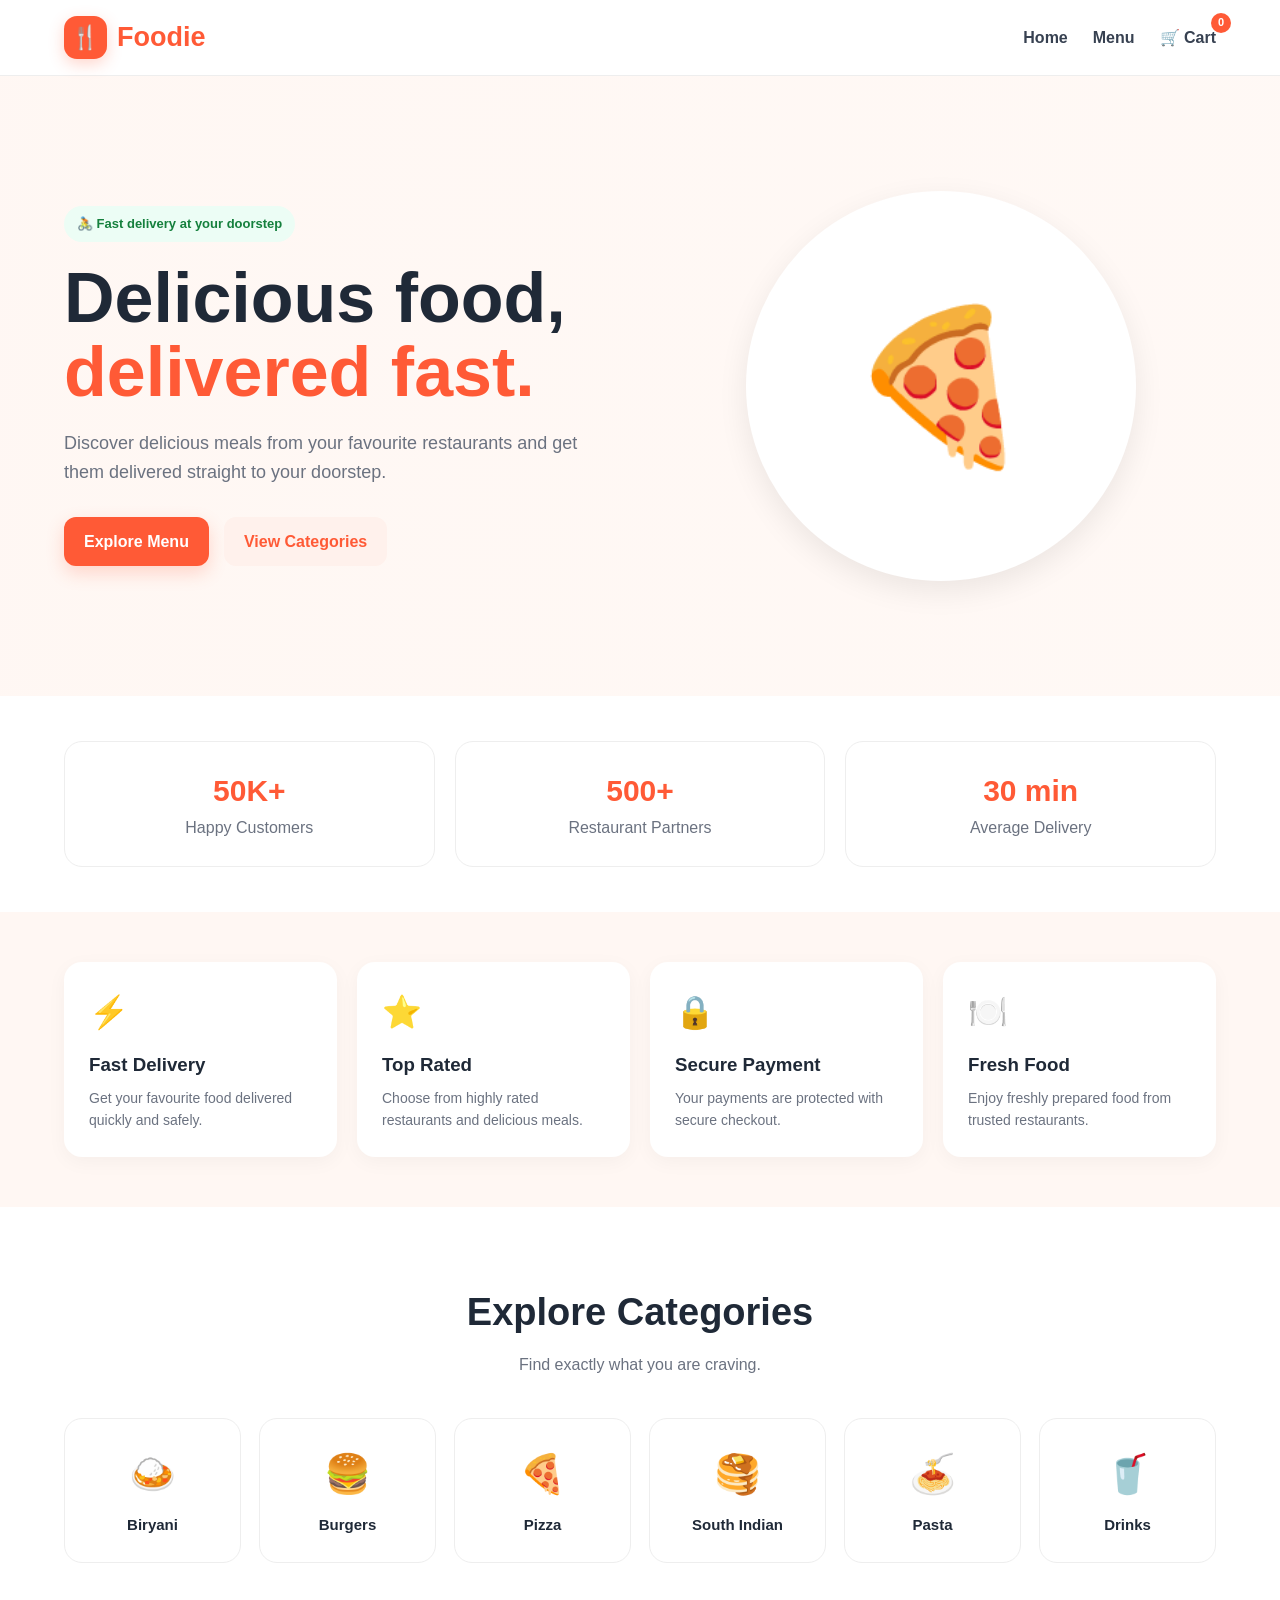
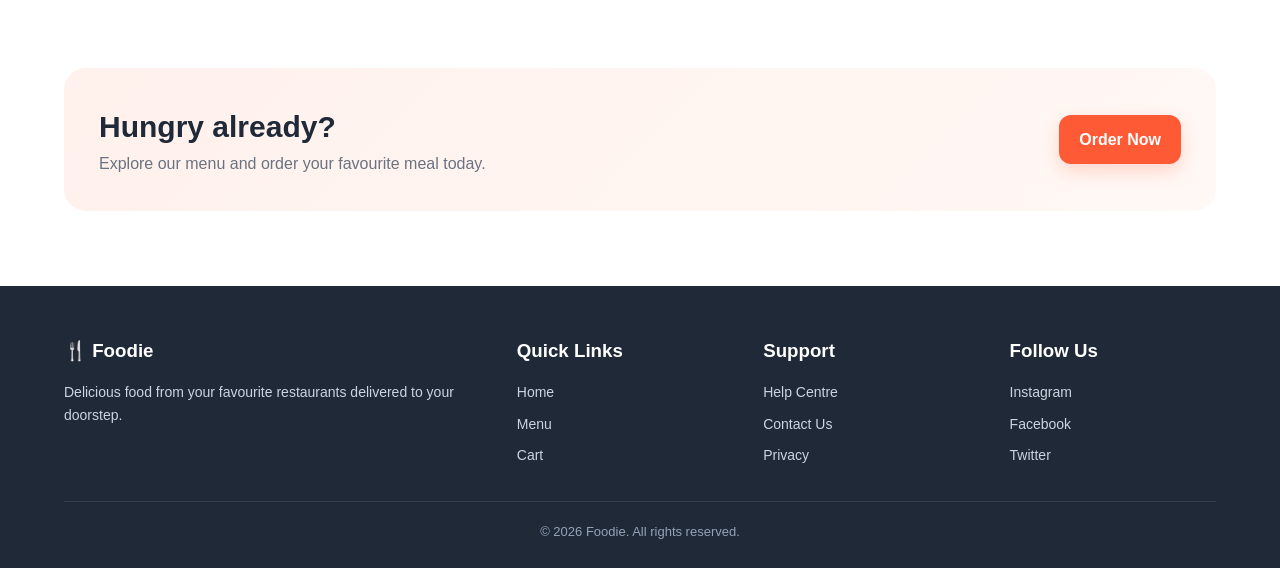
<file: index.html>
<!DOCTYPE html>
<html lang="en">

<head>
    <meta charset="UTF-8">
    <meta name="viewport" content="width=device-width, initial-scale=1.0">

    <title>Foodie - Delicious Food Delivered</title>

    <link rel="stylesheet" href="style.css">
</head>

<body>

    <!-- NAVBAR -->
    <header class="navbar">

        <div class="container nav-container">

            <a href="index.html" class="logo">
                <span class="logo-icon">🍴</span>
                Foodie
            </a>

            <nav class="nav-links">
                <a href="index.html">Home</a>
                <a href="menu.html">Menu</a>

                <a href="cart.html" class="cart-link">
                    🛒 Cart
                    <span class="cart-count">0</span>
                </a>
            </nav>

        </div>

    </header>


    <!-- HERO -->
    <section class="hero">

        <div class="container hero-container">

            <div class="hero-content">

                <div class="delivery-pill">
                    🚴 Fast delivery at your doorstep
                </div>

                <h1>
                    Delicious food,
                    <span>delivered fast.</span>
                </h1>

                <p>
                    Discover delicious meals from your favourite
                    restaurants and get them delivered straight
                    to your doorstep.
                </p>

                <div class="hero-buttons">

                    <a href="menu.html" class="primary-btn">
                        Explore Menu
                    </a>

                    <a href="#categories" class="secondary-btn">
                        View Categories
                    </a>

                </div>

            </div>


            <div class="hero-image">

                <div class="hero-food-circle">
                    🍕
                </div>

            </div>

        </div>

    </section>


    <!-- STATS -->
    <section class="stats">

        <div class="container stats-grid">

            <div class="stat-card">
                <h3>50K+</h3>
                <p>Happy Customers</p>
            </div>

            <div class="stat-card">
                <h3>500+</h3>
                <p>Restaurant Partners</p>
            </div>

            <div class="stat-card">
                <h3>30 min</h3>
                <p>Average Delivery</p>
            </div>

        </div>

    </section>


    <!-- FEATURES -->
    <section class="feature-strip">

        <div class="container feature-grid">

            <div class="feature-card">

                <div class="feature-icon">⚡</div>

                <h3>Fast Delivery</h3>

                <p>
                    Get your favourite food delivered
                    quickly and safely.
                </p>

            </div>


            <div class="feature-card">

                <div class="feature-icon">⭐</div>

                <h3>Top Rated</h3>

                <p>
                    Choose from highly rated restaurants
                    and delicious meals.
                </p>

            </div>


            <div class="feature-card">

                <div class="feature-icon">🔒</div>

                <h3>Secure Payment</h3>

                <p>
                    Your payments are protected with
                    secure checkout.
                </p>

            </div>


            <div class="feature-card">

                <div class="feature-icon">🍽️</div>

                <h3>Fresh Food</h3>

                <p>
                    Enjoy freshly prepared food from
                    trusted restaurants.
                </p>

            </div>

        </div>

    </section>


    <!-- CATEGORIES -->
    <section class="section" id="categories">

        <div class="container">

            <div class="section-heading">

                <h2>Explore Categories</h2>

                <p>
                    Find exactly what you are craving.
                </p>

            </div>


            <div class="category-grid">

                <a href="menu.html" class="category-card">
                    <div class="category-icon">🍛</div>
                    <h3>Biryani</h3>
                </a>

                <a href="menu.html" class="category-card">
                    <div class="category-icon">🍔</div>
                    <h3>Burgers</h3>
                </a>

                <a href="menu.html" class="category-card">
                    <div class="category-icon">🍕</div>
                    <h3>Pizza</h3>
                </a>

                <a href="menu.html" class="category-card">
                    <div class="category-icon">🥞</div>
                    <h3>South Indian</h3>
                </a>

                <a href="menu.html" class="category-card">
                    <div class="category-icon">🍝</div>
                    <h3>Pasta</h3>
                </a>

                <a href="menu.html" class="category-card">
                    <div class="category-icon">🥤</div>
                    <h3>Drinks</h3>
                </a>

            </div>

        </div>

    </section>


    <!-- CTA -->
    <section class="cta-section">

        <div class="container cta-box">

            <div>
                <h2>Hungry already?</h2>

                <p>
                    Explore our menu and order your
                    favourite meal today.
                </p>
            </div>

            <a href="menu.html" class="primary-btn">
                Order Now
            </a>

        </div>

    </section>


    <!-- FOOTER -->
    <footer class="footer">

        <div class="container footer-grid">

            <div>

                <h3>🍴 Foodie</h3>

                <p>
                    Delicious food from your favourite
                    restaurants delivered to your doorstep.
                </p>

            </div>


            <div>

                <h3>Quick Links</h3>

                <div class="footer-links">
                    <a href="index.html">Home</a>
                    <a href="menu.html">Menu</a>
                    <a href="cart.html">Cart</a>
                </div>

            </div>


            <div>

                <h3>Support</h3>

                <div class="footer-links">
                    <a href="#">Help Centre</a>
                    <a href="#">Contact Us</a>
                    <a href="#">Privacy</a>
                </div>

            </div>


            <div>

                <h3>Follow Us</h3>

                <div class="footer-links">
                    <a href="#">Instagram</a>
                    <a href="#">Facebook</a>
                    <a href="#">Twitter</a>
                </div>

            </div>

        </div>


        <div class="container footer-bottom">

            © 2026 Foodie. All rights reserved.

        </div>

    </footer>


    <script src="script.js"></script>

</body>

</html>
</file>
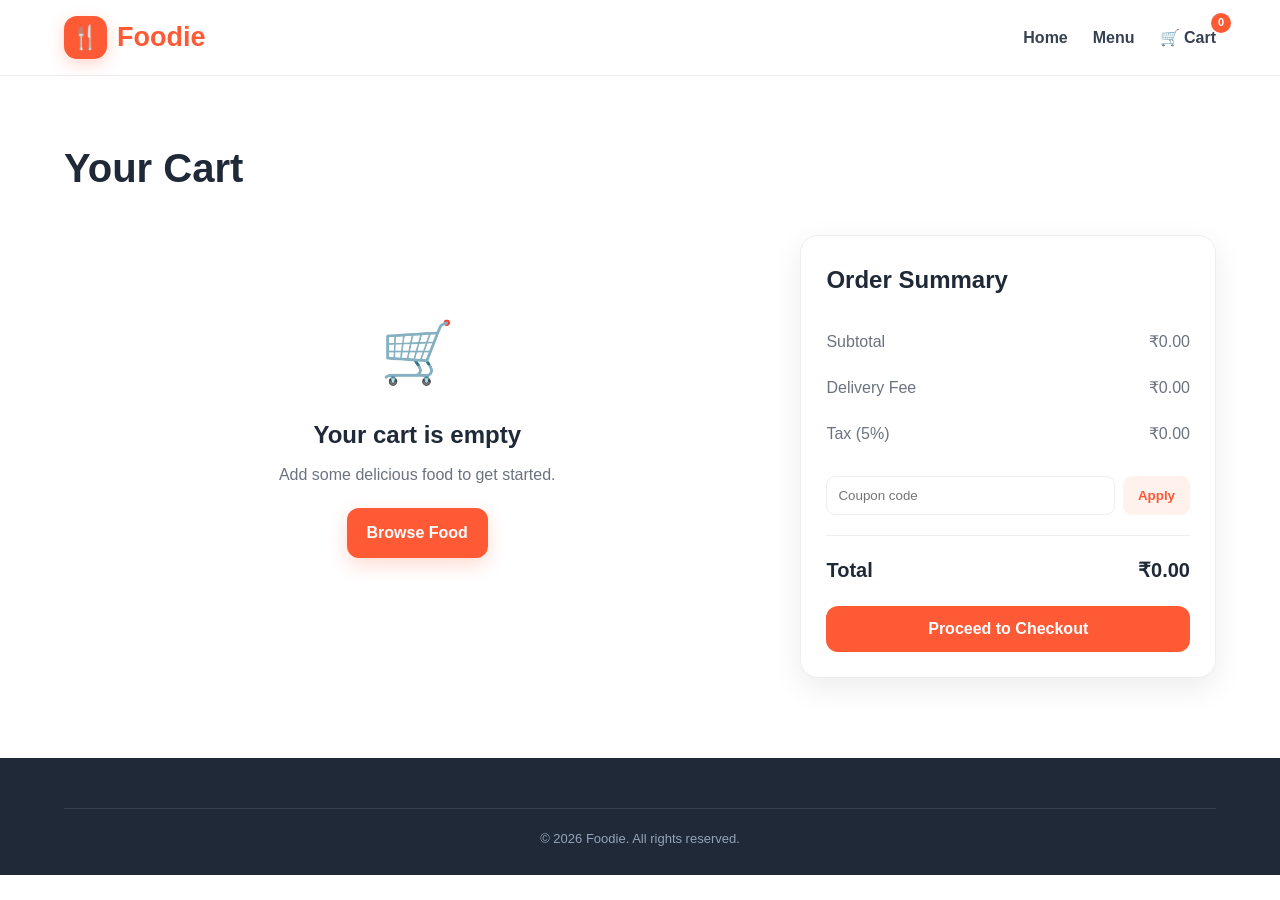
<file: cart.html>
<!DOCTYPE html>
<html lang="en">

<head>

    <meta charset="UTF-8">

    <meta name="viewport"
          content="width=device-width, initial-scale=1.0">

    <title>Foodie - Cart</title>

    <link rel="stylesheet" href="style.css">

</head>

<body>


    <!-- NAVBAR -->

    <header class="navbar">

        <div class="container nav-container">

            <a href="index.html" class="logo">

                <span class="logo-icon">🍴</span>

                Foodie

            </a>


            <nav class="nav-links">

                <a href="index.html">
                    Home
                </a>

                <a href="menu.html">
                    Menu
                </a>

                <a href="cart.html" class="cart-link">

                    🛒 Cart

                    <span class="cart-count">
                        0
                    </span>

                </a>

            </nav>

        </div>

    </header>



    <!-- CART -->

    <main class="cart-page">

        <div class="container">

            <h1>
                Your Cart
            </h1>


            <div class="cart-layout">


                <!-- CART ITEMS -->

                <div
                    class="cart-items"
                    id="cartItems">

                </div>



                <!-- SUMMARY -->

                <div class="cart-summary">

                    <h2>
                        Order Summary
                    </h2>


                    <div class="summary-row">

                        <span>
                            Subtotal
                        </span>

                        <span id="subtotal">
                            ₹0.00
                        </span>

                    </div>


                    <div class="summary-row">

                        <span>
                            Delivery Fee
                        </span>

                        <span id="delivery">
                            ₹0.00
                        </span>

                    </div>


                    <div class="summary-row">

                        <span>
                            Tax (5%)
                        </span>

                        <span id="tax">
                            ₹0.00
                        </span>

                    </div>


                    <!-- COUPON -->

                    <div class="coupon">

                        <input
                            type="text"
                            id="couponInput"
                            placeholder="Coupon code">

                        <button onclick="applyCoupon()">
                            Apply
                        </button>

                    </div>


                    <div class="summary-total">

                        <span>
                            Total
                        </span>

                        <span id="total">
                            ₹0.00
                        </span>

                    </div>


                    <button
                        class="checkout-btn"
                        onclick="goToCheckout()">

                        Proceed to Checkout

                    </button>

                </div>

            </div>

        </div>

    </main>



    <!-- FOOTER -->

    <footer class="footer">

        <div class="container footer-bottom">

            © 2026 Foodie. All rights reserved.

        </div>

    </footer>


    <script src="script.js"></script>

</body>

</html>
</file>
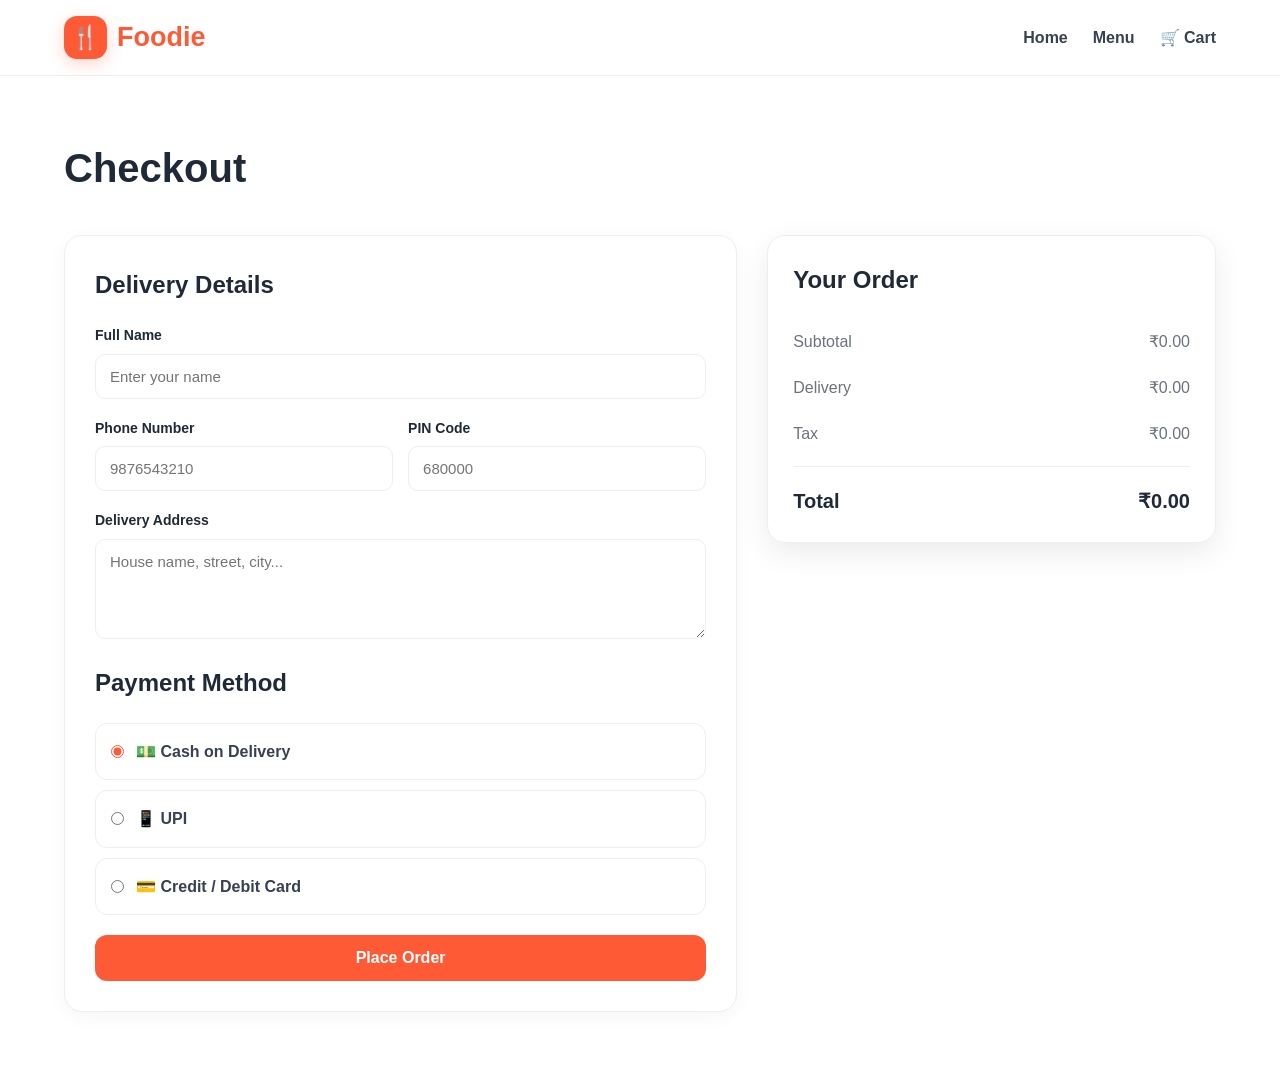
<file: checkout.html>
<!DOCTYPE html>
<html lang="en">

<head>

    <meta charset="UTF-8">

    <meta name="viewport"
          content="width=device-width, initial-scale=1.0">

    <title>Foodie - Checkout</title>

    <link rel="stylesheet" href="style.css">

</head>

<body>


    <!-- NAVBAR -->

    <header class="navbar">

        <div class="container nav-container">

            <a href="index.html" class="logo">

                <span class="logo-icon">
                    🍴
                </span>

                Foodie

            </a>


            <nav class="nav-links">

                <a href="index.html">
                    Home
                </a>

                <a href="menu.html">
                    Menu
                </a>

                <a href="cart.html">
                    🛒 Cart
                </a>

            </nav>

        </div>

    </header>



    <!-- CHECKOUT -->

    <main class="checkout-page">

        <div class="container">

            <h1>
                Checkout
            </h1>


            <div class="checkout-layout">


                <!-- CUSTOMER DETAILS -->

                <div class="checkout-form">

                    <h2>
                        Delivery Details
                    </h2>


                    <form
                        id="checkoutForm"
                        onsubmit="placeOrder(event)">


                        <div class="form-group">

                            <label>
                                Full Name
                            </label>

                            <input
                                type="text"
                                id="customerName"
                                placeholder="Enter your name"
                                required>

                        </div>



                        <div class="form-row">

                            <div class="form-group">

                                <label>
                                    Phone Number
                                </label>

                                <input
                                    type="tel"
                                    id="customerPhone"
                                    placeholder="9876543210"
                                    required>

                            </div>


                            <div class="form-group">

                                <label>
                                    PIN Code
                                </label>

                                <input
                                    type="text"
                                    id="customerPin"
                                    placeholder="680000"
                                    required>

                            </div>

                        </div>



                        <div class="form-group">

                            <label>
                                Delivery Address
                            </label>

                            <textarea
                                id="customerAddress"
                                placeholder="House name, street, city..."
                                required></textarea>

                        </div>



                        <h2>
                            Payment Method
                        </h2>


                        <div class="payment-options">


                            <label class="payment-option">

                                <input
                                    type="radio"
                                    name="payment"
                                    value="Cash on Delivery"
                                    checked>

                                <span>
                                    💵
                                    <strong>
                                        Cash on Delivery
                                    </strong>
                                </span>

                            </label>



                            <label class="payment-option">

                                <input
                                    type="radio"
                                    name="payment"
                                    value="UPI">

                                <span>
                                    📱
                                    <strong>
                                        UPI
                                    </strong>
                                </span>

                            </label>



                            <label class="payment-option">

                                <input
                                    type="radio"
                                    name="payment"
                                    value="Card">

                                <span>
                                    💳
                                    <strong>
                                        Credit / Debit Card
                                    </strong>
                                </span>

                            </label>

                        </div>


                        <button
                            type="submit"
                            class="checkout-btn">

                            Place Order

                        </button>

                    </form>

                </div>



                <!-- ORDER SUMMARY -->

                <div class="order-summary">

                    <h2>
                        Your Order
                    </h2>


                    <div id="checkoutItems">
                    </div>


                    <div class="summary-row">

                        <span>
                            Subtotal
                        </span>

                        <span id="checkoutSubtotal">
                            ₹0.00
                        </span>

                    </div>


                    <div class="summary-row">

                        <span>
                            Delivery
                        </span>

                        <span id="checkoutDelivery">
                            ₹0.00
                        </span>

                    </div>


                    <div class="summary-row">

                        <span>
                            Tax
                        </span>

                        <span id="checkoutTax">
                            ₹0.00
                        </span>

                    </div>


                    <div class="summary-total">

                        <span>
                            Total
                        </span>

                        <span id="checkoutTotal">
                            ₹0.00
                        </span>

                    </div>

                </div>

            </div>

        </div>

    </main>


    <script src="script.js"></script>

</body>

</html>
</file>
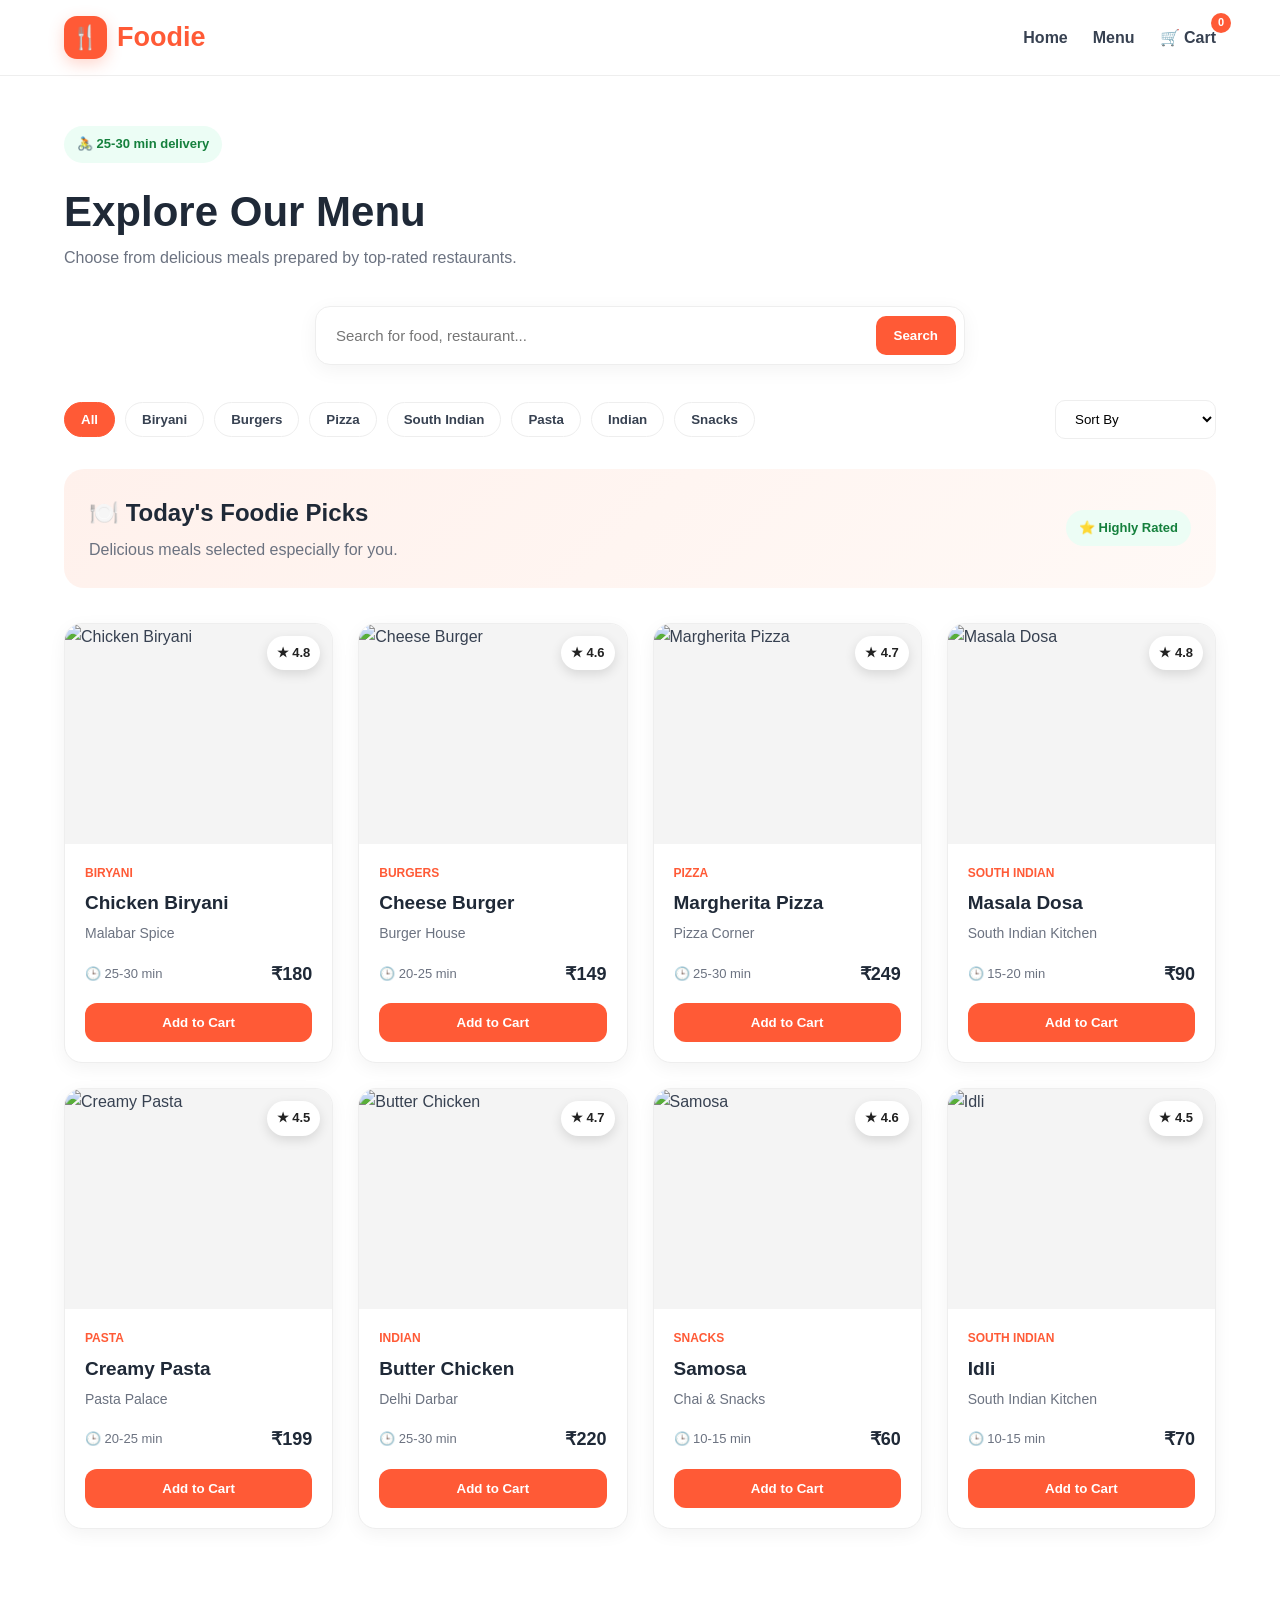
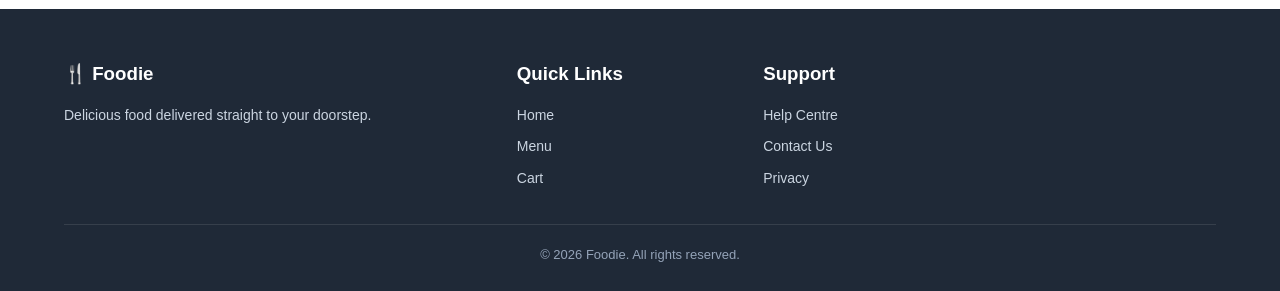
<file: menu.html>
<!DOCTYPE html>
<html lang="en">

<head>

    <meta charset="UTF-8">

    <meta name="viewport"
          content="width=device-width, initial-scale=1.0">

    <title>Foodie - Menu</title>

    <link rel="stylesheet" href="style.css">

</head>

<body>


    <!-- NAVBAR -->

    <header class="navbar">

        <div class="container nav-container">

            <a href="index.html" class="logo">

                <span class="logo-icon">🍴</span>

                Foodie

            </a>


            <nav class="nav-links">

                <a href="index.html">
                    Home
                </a>

                <a href="menu.html">
                    Menu
                </a>

                <a href="cart.html" class="cart-link">

                    🛒 Cart

                    <span class="cart-count">
                        0
                    </span>

                </a>

            </nav>

        </div>

    </header>



    <!-- MENU -->

    <main class="menu-page">

        <div class="container">


            <div class="menu-header">

                <div class="delivery-pill">
                    🚴 25-30 min delivery
                </div>

                <h1>
                    Explore Our Menu
                </h1>

                <p>
                    Choose from delicious meals
                    prepared by top-rated restaurants.
                </p>

            </div>



            <!-- SEARCH -->

            <div class="search-box">

                <input
                    type="text"
                    id="searchInput"
                    placeholder="Search for food, restaurant..."
                >

                <button onclick="searchFood()">
                    Search
                </button>

            </div>



            <!-- FILTERS -->

            <div class="filters">

                <div class="category-filters">

                    <button
                        class="category-btn active"
                        onclick="setCategory('All', this)">
                        All
                    </button>

                    <button
                        class="category-btn"
                        onclick="setCategory('Biryani', this)">
                        Biryani
                    </button>

                    <button
                        class="category-btn"
                        onclick="setCategory('Burgers', this)">
                        Burgers
                    </button>

                    <button
                        class="category-btn"
                        onclick="setCategory('Pizza', this)">
                        Pizza
                    </button>

                    <button
                        class="category-btn"
                        onclick="setCategory('South Indian', this)">
                        South Indian
                    </button>

                    <button
                        class="category-btn"
                        onclick="setCategory('Pasta', this)">
                        Pasta
                    </button>

                    <button
                        class="category-btn"
                        onclick="setCategory('Indian', this)">
                        Indian
                    </button>

                    <button
                        class="category-btn"
                        onclick="setCategory('Snacks', this)">
                        Snacks
                    </button>

                </div>


                <select
                    class="sort-select"
                    id="sortSelect"
                    onchange="sortFoods(this.value)">

                    <option value="default">
                        Sort By
                    </option>

                    <option value="rating">
                        Highest Rated
                    </option>

                    <option value="price-low">
                        Price: Low to High
                    </option>

                    <option value="price-high">
                        Price: High to Low
                    </option>

                </select>

            </div>



            <!-- RESTAURANT BANNER -->

            <div class="restaurant-banner">

                <div>

                    <h2>
                        🍽️ Today's Foodie Picks
                    </h2>

                    <p>
                        Delicious meals selected especially
                        for you.
                    </p>

                </div>

                <div class="delivery-pill">
                    ⭐ Highly Rated
                </div>

            </div>



            <!-- FOOD CARDS -->

            <div
                class="food-grid"
                id="foodGrid">

            </div>


        </div>

    </main>



    <!-- FOOTER -->

    <footer class="footer">

        <div class="container footer-grid">

            <div>

                <h3>🍴 Foodie</h3>

                <p>
                    Delicious food delivered
                    straight to your doorstep.
                </p>

            </div>


            <div>

                <h3>Quick Links</h3>

                <div class="footer-links">

                    <a href="index.html">
                        Home
                    </a>

                    <a href="menu.html">
                        Menu
                    </a>

                    <a href="cart.html">
                        Cart
                    </a>

                </div>

            </div>


            <div>

                <h3>Support</h3>

                <div class="footer-links">

                    <a href="#">
                        Help Centre
                    </a>

                    <a href="#">
                        Contact Us
                    </a>

                    <a href="#">
                        Privacy
                    </a>

                </div>

            </div>

        </div>


        <div class="container footer-bottom">

            © 2026 Foodie. All rights reserved.

        </div>

    </footer>


    <script src="script.js"></script>

</body>

</html>
</file>
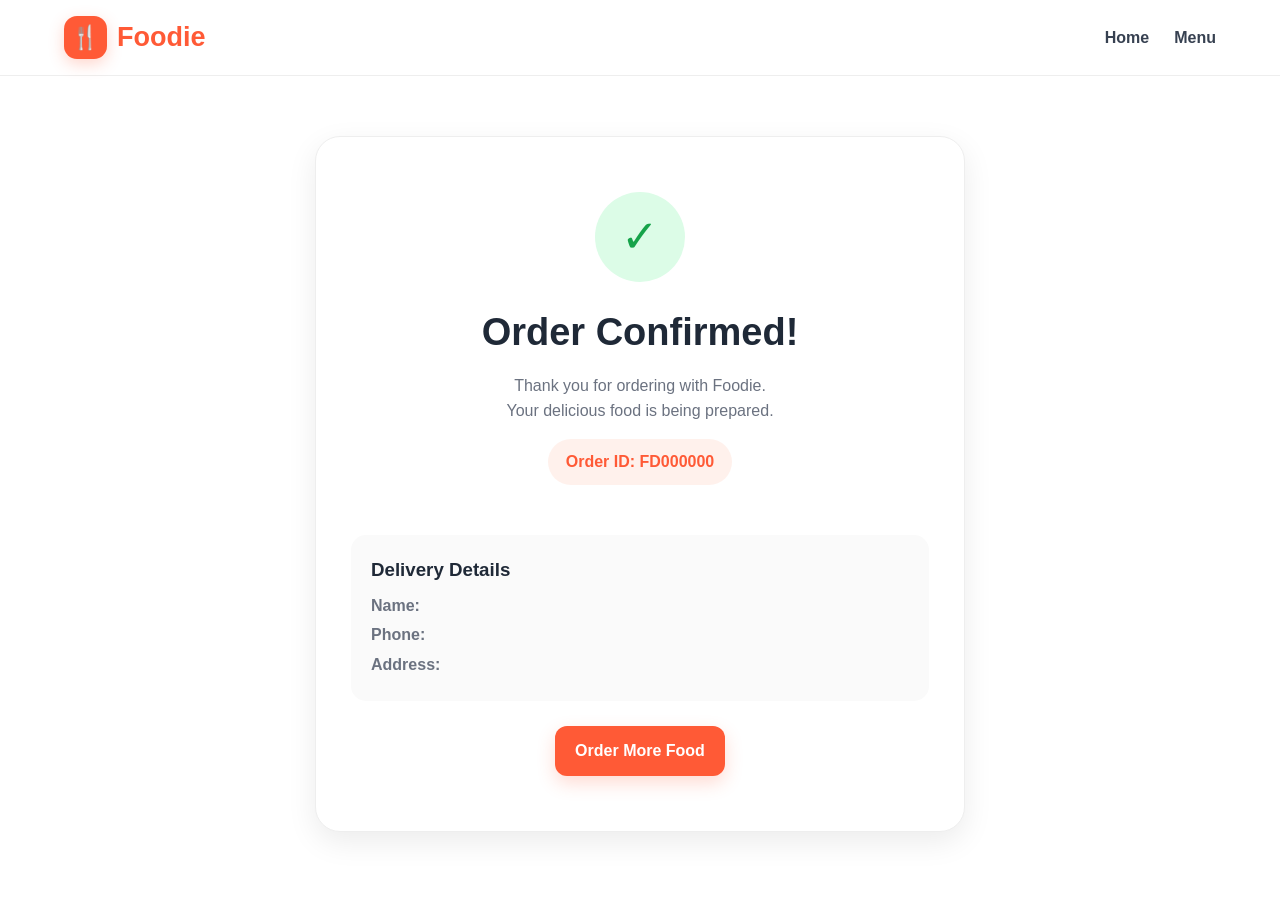
<file: success.html>
<!DOCTYPE html>
<html lang="en">

<head>

    <meta charset="UTF-8">

    <meta name="viewport"
          content="width=device-width, initial-scale=1.0">

    <title>Foodie - Order Successful</title>

    <link rel="stylesheet" href="style.css">

</head>

<body>


    <!-- NAVBAR -->

    <header class="navbar">

        <div class="container nav-container">

            <a href="index.html" class="logo">

                <span class="logo-icon">
                    🍴
                </span>

                Foodie

            </a>


            <nav class="nav-links">

                <a href="index.html">
                    Home
                </a>

                <a href="menu.html">
                    Menu
                </a>

            </nav>

        </div>

    </header>



    <!-- SUCCESS -->

    <main class="success-page">

        <div class="success-card">


            <div class="success-icon">

                ✓

            </div>


            <h1>
                Order Confirmed!
            </h1>


            <p>
                Thank you for ordering with Foodie.
            </p>


            <p>
                Your delicious food is being prepared.
            </p>


            <div class="order-number">

                Order ID:
                <span id="orderNumber">
                    FD000000
                </span>

            </div>


            <div class="delivery-details">

                <h3>
                    Delivery Details
                </h3>

                <p>
                    <strong>Name:</strong>
                    <span id="successName">
                    </span>
                </p>

                <p>
                    <strong>Phone:</strong>
                    <span id="successPhone">
                    </span>
                </p>

                <p>
                    <strong>Address:</strong>
                    <span id="successAddress">
                    </span>
                </p>

            </div>


            <a
                href="menu.html"
                class="primary-btn">

                Order More Food

            </a>

        </div>

    </main>



    <script src="script.js"></script>

</body>

</html>
</file>
<file: style.css>
/* =========================================================
   FOODIE - COMPLETE CSS
   ========================================================= */

* {
    margin: 0;
    padding: 0;
    box-sizing: border-box;
}

:root {
    --primary: #ff5a36;
    --primary-dark: #e84422;
    --dark: #1f2937;
    --text: #374151;
    --muted: #6b7280;
    --light: #fff7f3;
    --white: #ffffff;
    --border: #eeeeee;
    --green: #16a34a;

    --shadow:
        0 10px 30px rgba(0, 0, 0, 0.08);

    --radius: 18px;
}

html {
    scroll-behavior: smooth;
}

body {
    font-family:
        Arial,
        Helvetica,
        sans-serif;

    background: #ffffff;

    color: var(--text);

    line-height: 1.6;
}

a {
    text-decoration: none;
    color: inherit;
}

button,
input,
select,
textarea {
    font-family: inherit;
}

button {
    cursor: pointer;
}

img {
    max-width: 100%;
}


/* =========================================================
   CONTAINER
   ========================================================= */

.container {
    width: 90%;
    max-width: 1200px;

    margin: auto;
}


/* =========================================================
   NAVBAR
   ========================================================= */

.navbar {
    width: 100%;

    background: white;

    border-bottom:
        1px solid var(--border);

    position: sticky;

    top: 0;

    z-index: 1000;
}

.nav-container {
    min-height: 75px;

    display: flex;

    align-items: center;

    justify-content: space-between;

    gap: 30px;
}


/* LOGO */

.logo {
    display: flex;

    align-items: center;

    gap: 10px;

    font-size: 27px;

    font-weight: 800;

    color: var(--primary);
}

.logo-icon {
    width: 43px;
    height: 43px;

    display: flex;

    align-items: center;

    justify-content: center;

    border-radius: 13px;

    background: var(--primary);

    color: white;

    font-size: 23px;

    box-shadow:
        0 5px 15px
        rgba(255, 90, 54, 0.25);
}


/* NAV LINKS */

.nav-links {
    display: flex;

    align-items: center;

    gap: 25px;
}

.nav-links a {
    color: var(--text);

    font-weight: 600;

    transition: 0.3s;
}

.nav-links a:hover {
    color: var(--primary);
}


/* CART COUNT */

.cart-link {
    position: relative;
}

.cart-count {
    position: absolute;

    top: -12px;

    right: -15px;

    min-width: 20px;

    height: 20px;

    display: flex;

    align-items: center;

    justify-content: center;

    background: var(--primary);

    color: white;

    font-size: 11px;

    font-weight: bold;

    border-radius: 50%;
}


/* =========================================================
   BUTTONS
   ========================================================= */

.primary-btn,
.secondary-btn,
.add-cart-btn {
    border: none;

    border-radius: 12px;

    padding: 12px 20px;

    font-weight: 700;

    transition: 0.3s;
}

.primary-btn {
    display: inline-block;

    background: var(--primary);

    color: white;

    box-shadow:
        0 7px 18px
        rgba(255, 90, 54, 0.22);
}

.primary-btn:hover {
    background: var(--primary-dark);

    transform: translateY(-2px);
}

.secondary-btn {
    display: inline-block;

    background: #fff1ec;

    color: var(--primary);
}

.secondary-btn:hover {
    background: #ffe3da;
}


/* =========================================================
   HERO
   ========================================================= */

.hero {
    min-height: 620px;

    background:
        linear-gradient(
            90deg,
            rgba(255,247,243,0.97),
            rgba(255,247,243,0.82)
        );

    display: flex;

    align-items: center;

    overflow: hidden;
}

.hero-container {
    display: grid;

    grid-template-columns:
        1fr 1fr;

    align-items: center;

    gap: 50px;
}

.hero-content h1 {
    font-size:
        clamp(42px, 6vw, 70px);

    line-height: 1.05;

    color: var(--dark);

    margin: 20px 0;
}

.hero-content h1 span {
    color: var(--primary);
}

.hero-content p {
    max-width: 550px;

    color: var(--muted);

    font-size: 18px;

    margin-bottom: 30px;
}

.hero-buttons {
    display: flex;

    gap: 15px;

    flex-wrap: wrap;
}

.hero-image {
    min-height: 450px;

    display: flex;

    align-items: center;

    justify-content: center;
}

.hero-food-circle {
    width: 390px;

    height: 390px;

    border-radius: 50%;

    background: white;

    display: flex;

    align-items: center;

    justify-content: center;

    font-size: 150px;

    box-shadow: var(--shadow);
}


/* =========================================================
   DELIVERY PILL
   ========================================================= */

.delivery-pill {
    display: inline-flex;

    align-items: center;

    gap: 7px;

    padding: 8px 13px;

    background: #ecfdf5;

    color: #15803d;

    border-radius: 30px;

    font-size: 13px;

    font-weight: 700;
}


/* =========================================================
   STATS
   ========================================================= */

.stats {
    padding: 45px 0;

    background: white;
}

.stats-grid {
    display: grid;

    grid-template-columns:
        repeat(3, 1fr);

    gap: 20px;
}

.stat-card {
    padding: 25px;

    text-align: center;

    border-radius: var(--radius);

    background: white;

    border:
        1px solid var(--border);
}

.stat-card h3 {
    color: var(--primary);

    font-size: 30px;
}

.stat-card p {
    color: var(--muted);
}


/* =========================================================
   FEATURES
   ========================================================= */

.feature-strip {
    padding: 50px 0;

    background: var(--light);
}

.feature-grid {
    display: grid;

    grid-template-columns:
        repeat(4, 1fr);

    gap: 20px;
}

.feature-card {
    padding: 25px;

    background: white;

    border-radius: var(--radius);

    box-shadow:
        0 5px 20px
        rgba(0,0,0,0.04);

    transition: 0.3s;
}

.feature-card:hover {
    transform: translateY(-5px);

    box-shadow: var(--shadow);
}

.feature-icon {
    font-size: 32px;

    margin-bottom: 12px;
}

.feature-card h3 {
    color: var(--dark);

    margin-bottom: 7px;
}

.feature-card p {
    color: var(--muted);

    font-size: 14px;
}


/* =========================================================
   SECTIONS
   ========================================================= */

.section {
    padding: 75px 0;
}

.section-heading {
    text-align: center;

    margin-bottom: 40px;
}

.section-heading h2 {
    font-size: 38px;

    color: var(--dark);

    margin-bottom: 10px;
}

.section-heading p {
    color: var(--muted);
}


/* =========================================================
   CATEGORY CARDS
   ========================================================= */

.category-grid {
    display: grid;

    grid-template-columns:
        repeat(6, 1fr);

    gap: 18px;
}

.category-card {
    padding: 25px 15px;

    text-align: center;

    background: white;

    border:
        1px solid var(--border);

    border-radius: var(--radius);

    transition: 0.3s;
}

.category-card:hover {
    transform: translateY(-5px);

    box-shadow: var(--shadow);
}

.category-icon {
    font-size: 38px;

    margin-bottom: 8px;
}

.category-card h3 {
    font-size: 15px;

    color: var(--dark);
}


/* =========================================================
   CTA
   ========================================================= */

.cta-section {
    padding: 30px 0 75px;
}

.cta-box {
    background:
        linear-gradient(
            135deg,
            #fff1ec,
            #fff8f5
        );

    padding: 35px;

    border-radius: 22px;

    display: flex;

    align-items: center;

    justify-content: space-between;

    gap: 20px;
}

.cta-box h2 {
    color: var(--dark);

    font-size: 30px;
}

.cta-box p {
    color: var(--muted);
}


/* =========================================================
   MENU
   ========================================================= */

.menu-page {
    padding: 50px 0 80px;
}

.menu-header {
    margin-bottom: 35px;
}

.menu-header h1 {
    font-size: 42px;

    color: var(--dark);

    margin-top: 15px;
}

.menu-header p {
    color: var(--muted);
}


/* SEARCH */

.search-box {
    display: flex;

    align-items: center;

    gap: 10px;

    max-width: 650px;

    margin:
        25px auto 35px;

    padding: 8px;

    background: white;

    border:
        1px solid var(--border);

    border-radius: 15px;

    box-shadow:
        0 5px 20px
        rgba(0,0,0,0.05);
}

.search-box input {
    flex: 1;

    border: none;

    outline: none;

    padding: 12px;

    font-size: 15px;
}

.search-box button {
    border: none;

    background: var(--primary);

    color: white;

    padding: 12px 18px;

    border-radius: 10px;

    font-weight: bold;
}


/* FILTERS */

.filters {
    display: flex;

    align-items: center;

    justify-content: space-between;

    gap: 15px;

    margin-bottom: 30px;

    flex-wrap: wrap;
}

.category-filters {
    display: flex;

    gap: 10px;

    flex-wrap: wrap;
}

.category-btn {
    border:
        1px solid var(--border);

    background: white;

    color: var(--text);

    padding: 9px 16px;

    border-radius: 30px;

    font-weight: 600;

    transition: 0.3s;
}

.category-btn:hover,
.category-btn.active {
    background: var(--primary);

    color: white;

    border-color: var(--primary);
}

.sort-select {
    padding: 10px 15px;

    border:
        1px solid var(--border);

    border-radius: 10px;

    background: white;

    outline: none;
}


/* RESTAURANT BANNER */

.restaurant-banner {
    padding: 25px;

    margin-bottom: 35px;

    background:
        linear-gradient(
            135deg,
            #fff1ec,
            #fff9f6
        );

    border-radius: 20px;

    display: flex;

    justify-content: space-between;

    align-items: center;

    gap: 20px;
}

.restaurant-banner h2 {
    color: var(--dark);

    margin-bottom: 5px;
}

.restaurant-banner p {
    color: var(--muted);
}


/* =========================================================
   FOOD GRID
   ========================================================= */

.food-grid {
    display: grid;

    grid-template-columns:
        repeat(4, 1fr);

    gap: 25px;
}


/* =========================================================
   FOOD CARD
   ========================================================= */

.food-card {
    background: white;

    border-radius: var(--radius);

    overflow: hidden;

    border:
        1px solid var(--border);

    box-shadow:
        0 5px 18px
        rgba(0,0,0,0.05);

    transition: 0.3s;
}

.food-card:hover {
    transform: translateY(-7px);

    box-shadow:
        0 15px 35px
        rgba(0,0,0,0.13);
}


/* =========================================================
   ACTUAL FOOD PHOTOGRAPH
   ========================================================= */

.food-image {
    position: relative;

    width: 100%;

    height: 220px;

    overflow: hidden;

    background: #f4f4f4;
}

.food-image img {
    width: 100%;

    height: 100%;

    display: block;

    object-fit: cover;

    transition:
        transform 0.4s ease;
}

.food-card:hover
.food-image img {
    transform: scale(1.07);
}


/* RATING */

.food-image .rating {
    position: absolute;

    top: 12px;

    right: 12px;

    padding: 7px 10px;

    background: white;

    color: #222;

    border-radius: 20px;

    font-size: 13px;

    font-weight: 700;

    box-shadow:
        0 4px 12px
        rgba(0,0,0,0.12);
}


/* FOOD INFO */

.food-info {
    padding: 20px;
}

.food-category {
    color: var(--primary);

    font-size: 12px;

    font-weight: 700;

    text-transform: uppercase;

    margin-bottom: 5px;
}

.food-info h3 {
    font-size: 19px;

    color: var(--dark);

    margin-bottom: 4px;
}

.restaurant {
    color: var(--muted);

    font-size: 14px;

    margin-bottom: 15px;
}

.food-meta {
    display: flex;

    justify-content: space-between;

    align-items: center;

    margin-bottom: 15px;

    font-size: 13px;

    color: var(--muted);
}

.price {
    color: var(--dark);

    font-size: 18px;

    font-weight: 800;
}


/* ADD TO CART */

.add-cart-btn {
    width: 100%;

    background: var(--primary);

    color: white;
}

.add-cart-btn:hover {
    background: var(--primary-dark);

    transform: translateY(-2px);
}


/* =========================================================
   EMPTY STATE
   ========================================================= */

.empty-state,
.empty-cart {
    width: 100%;

    padding: 70px 20px;

    text-align: center;

    grid-column: 1 / -1;
}

.empty-icon {
    font-size: 60px;

    margin-bottom: 15px;
}

.empty-state h3,
.empty-cart h2 {
    color: var(--dark);

    margin-bottom: 8px;
}

.empty-state p,
.empty-cart p {
    color: var(--muted);

    margin-bottom: 20px;
}


/* =========================================================
   CART
   ========================================================= */

.cart-page {
    padding: 60px 0 80px;
}

.cart-page h1 {
    color: var(--dark);

    font-size: 40px;

    margin-bottom: 35px;
}

.cart-layout {
    display: grid;

    grid-template-columns:
        1.7fr 1fr;

    gap: 30px;

    align-items: start;
}

.cart-items {
    display: flex;

    flex-direction: column;

    gap: 15px;
}

.cart-item {
    display: flex;

    align-items: center;

    gap: 18px;

    padding: 18px;

    background: white;

    border:
        1px solid var(--border);

    border-radius: var(--radius);

    box-shadow:
        0 5px 15px
        rgba(0,0,0,0.04);
}

.cart-item img {
    width: 95px;

    height: 95px;

    object-fit: cover;

    border-radius: 14px;

    flex-shrink: 0;
}

.cart-item-info {
    flex: 1;
}

.cart-item-info h3 {
    color: var(--dark);
}

.cart-item-info p {
    color: var(--muted);

    font-size: 14px;
}

.cart-item-info strong {
    color: var(--primary);
}

.quantity-control {
    display: flex;

    align-items: center;

    gap: 10px;
}

.quantity-control button {
    width: 30px;

    height: 30px;

    border: none;

    background: #fff1ec;

    color: var(--primary);

    border-radius: 8px;

    font-size: 18px;

    font-weight: bold;
}

.quantity-control span {
    min-width: 20px;

    text-align: center;

    font-weight: bold;
}

.remove-btn {
    border: none;

    background: transparent;

    color: #ef4444;

    font-size: 13px;

    font-weight: 600;
}


/* SUMMARY */

.cart-summary,
.order-summary {
    padding: 25px;

    background: white;

    border:
        1px solid var(--border);

    border-radius: var(--radius);

    box-shadow: var(--shadow);

    position: sticky;

    top: 100px;
}

.cart-summary h2,
.order-summary h2 {
    color: var(--dark);

    margin-bottom: 20px;
}

.summary-row {
    display: flex;

    justify-content: space-between;

    padding: 10px 0;

    color: var(--muted);
}

.summary-total {
    display: flex;

    justify-content: space-between;

    margin-top: 10px;

    padding-top: 18px;

    border-top:
        1px solid var(--border);

    color: var(--dark);

    font-size: 20px;

    font-weight: 800;
}

.checkout-btn {
    width: 100%;

    margin-top: 20px;

    border: none;

    background: var(--primary);

    color: white;

    padding: 14px;

    border-radius: 12px;

    font-weight: 700;

    font-size: 16px;
}


/* COUPON */

.coupon {
    display: flex;

    gap: 8px;

    margin: 20px 0;
}

.coupon input {
    flex: 1;

    padding: 11px;

    border:
        1px solid var(--border);

    border-radius: 9px;

    outline: none;
}

.coupon button {
    padding: 11px 15px;

    border: none;

    background: #fff1ec;

    color: var(--primary);

    border-radius: 9px;

    font-weight: bold;
}


/* =========================================================
   CHECKOUT
   ========================================================= */

.checkout-page {
    padding: 60px 0 80px;
}

.checkout-page h1 {
    color: var(--dark);

    font-size: 40px;

    margin-bottom: 35px;
}

.checkout-layout {
    display: grid;

    grid-template-columns:
        1.5fr 1fr;

    gap: 30px;

    align-items: start;
}

.checkout-form {
    background: white;

    padding: 30px;

    border:
        1px solid var(--border);

    border-radius: var(--radius);

    box-shadow:
        0 5px 20px
        rgba(0,0,0,0.04);
}

.checkout-form h2 {
    color: var(--dark);

    margin-bottom: 20px;
}

.form-group {
    margin-bottom: 18px;
}

.form-group label {
    display: block;

    margin-bottom: 7px;

    color: var(--dark);

    font-size: 14px;

    font-weight: 700;
}

.form-group input,
.form-group textarea,
.form-group select {
    width: 100%;

    padding: 13px 14px;

    border:
        1px solid var(--border);

    border-radius: 10px;

    outline: none;

    font-size: 15px;
}

.form-group textarea {
    resize: vertical;

    min-height: 100px;
}

.form-row {
    display: grid;

    grid-template-columns:
        1fr 1fr;

    gap: 15px;
}


/* PAYMENT */

.payment-options {
    display: grid;

    gap: 10px;

    margin-top: 15px;
}

.payment-option {
    display: flex;

    align-items: center;

    gap: 12px;

    padding: 15px;

    border:
        1px solid var(--border);

    border-radius: 12px;

    cursor: pointer;
}

.payment-option input {
    accent-color: var(--primary);
}


/* ORDER ITEMS */

.order-item {
    display: flex;

    justify-content: space-between;

    gap: 15px;

    padding: 12px 0;

    border-bottom:
        1px solid var(--border);

    font-size: 14px;
}

.order-item-price {
    color: var(--dark);

    font-weight: 700;
}


/* =========================================================
   SUCCESS
   ========================================================= */

.success-page {
    min-height: 75vh;

    display: flex;

    align-items: center;

    justify-content: center;

    padding: 60px 20px;
}

.success-card {
    width: 100%;

    max-width: 650px;

    text-align: center;

    padding: 55px 35px;

    background: white;

    border:
        1px solid var(--border);

    border-radius: 25px;

    box-shadow: var(--shadow);
}

.success-icon {
    width: 90px;

    height: 90px;

    margin: 0 auto 20px;

    display: flex;

    align-items: center;

    justify-content: center;

    border-radius: 50%;

    background: #dcfce7;

    color: var(--green);

    font-size: 45px;
}

.success-card h1 {
    color: var(--dark);

    font-size: 38px;

    margin-bottom: 10px;
}

.success-card p {
    color: var(--muted);
}

.order-number {
    display: inline-block;

    margin: 15px 0 25px;

    padding: 10px 18px;

    background: #fff1ec;

    color: var(--primary);

    border-radius: 30px;

    font-weight: 700;
}

.delivery-details {
    margin: 25px 0;

    padding: 20px;

    text-align: left;

    background: #fafafa;

    border-radius: 15px;
}

.delivery-details h3 {
    color: var(--dark);

    margin-bottom: 8px;
}

.delivery-details p {
    margin: 4px 0;

    color: var(--muted);
}


/* =========================================================
   FOOTER
   ========================================================= */

.footer {
    padding: 50px 0 25px;

    background: #1f2937;

    color: white;
}

.footer-grid {
    display: grid;

    grid-template-columns:
        2fr 1fr 1fr 1fr;

    gap: 40px;

    margin-bottom: 35px;
}

.footer h3 {
    margin-bottom: 15px;
}

.footer p {
    color: #cbd5e1;

    font-size: 14px;
}

.footer-links {
    display: flex;

    flex-direction: column;

    gap: 9px;
}

.footer-links a {
    color: #cbd5e1;

    font-size: 14px;
}

.footer-links a:hover {
    color: white;
}

.footer-bottom {
    padding-top: 20px;

    border-top:
        1px solid
        rgba(255,255,255,0.1);

    text-align: center;

    color: #94a3b8;

    font-size: 13px;
}


/* =========================================================
   NOTIFICATION
   ========================================================= */

.foodie-notification {
    position: fixed;

    right: 25px;

    bottom: 25px;

    z-index: 9999;

    background: #1f2937;

    color: white;

    padding: 14px 20px;

    border-radius: 12px;

    box-shadow: var(--shadow);

    transform:
        translateY(100px);

    opacity: 0;

    transition: 0.3s;
}

.foodie-notification.show {
    transform:
        translateY(0);

    opacity: 1;
}


/* =========================================================
   TABLET
   ========================================================= */

@media (max-width: 1000px) {

    .food-grid {
        grid-template-columns:
            repeat(3, 1fr);
    }

    .category-grid {
        grid-template-columns:
            repeat(3, 1fr);
    }

    .feature-grid {
        grid-template-columns:
            repeat(2, 1fr);
    }

    .hero-container {
        grid-template-columns: 1fr;

        text-align: center;
    }

    .hero-content p {
        margin:
            0 auto 30px;
    }

    .hero-buttons {
        justify-content: center;
    }

    .cart-layout,
    .checkout-layout {
        grid-template-columns: 1fr;
    }

    .cart-summary,
    .order-summary {
        position: static;
    }

    .footer-grid {
        grid-template-columns:
            repeat(2, 1fr);
    }
}


/* =========================================================
   MOBILE
   ========================================================= */

@media (max-width: 700px) {

    .container {
        width: 92%;
    }

    .nav-container {
        min-height: 65px;
    }

    .logo {
        font-size: 22px;
    }

    .logo-icon {
        width: 38px;

        height: 38px;

        font-size: 19px;
    }

    .nav-links {
        gap: 12px;

        font-size: 13px;
    }

    .hero {
        min-height: auto;

        padding: 70px 0;
    }

    .hero-container {
        gap: 20px;
    }

    .hero-content h1 {
        font-size: 43px;
    }

    .hero-content p {
        font-size: 16px;
    }

    .hero-image {
        min-height: 270px;
    }

    .hero-food-circle {
        width: 270px;

        height: 270px;

        font-size: 100px;
    }

    .stats-grid {
        grid-template-columns: 1fr;
    }

    .feature-grid {
        grid-template-columns: 1fr;
    }

    .category-grid {
        grid-template-columns:
            repeat(2, 1fr);
    }

    .food-grid {
        grid-template-columns: 1fr;
    }

    .food-image {
        height: 240px;
    }

    .filters {
        flex-direction: column;

        align-items: stretch;
    }

    .sort-select {
        width: 100%;
    }

    .restaurant-banner {
        flex-direction: column;

        align-items: flex-start;
    }

    .cart-item {
        flex-wrap: wrap;
    }

    .cart-item img {
        width: 75px;

        height: 75px;
    }

    .cart-item-info {
        min-width:
            calc(100% - 100px);
    }

    .quantity-control {
        margin-left: 0;
    }

    .form-row {
        grid-template-columns: 1fr;
    }

    .checkout-form {
        padding: 20px;
    }

    .success-card {
        padding: 40px 20px;
    }

    .success-card h1 {
        font-size: 30px;
    }

    .footer-grid {
        grid-template-columns: 1fr;

        text-align: center;
    }

    .footer-links {
        align-items: center;
    }

    .cta-box {
        flex-direction: column;

        align-items: flex-start;
    }
}


/* =========================================================
   SMALL MOBILE
   ========================================================= */

@media (max-width: 420px) {

    .nav-links a:not(.cart-link) {
        display: none;
    }

    .hero-content h1 {
        font-size: 37px;
    }

    .hero-buttons {
        flex-direction: column;
    }

    .hero-buttons a {
        width: 100%;

        text-align: center;
    }

    .food-image {
        height: 220px;
    }
}
</file>
